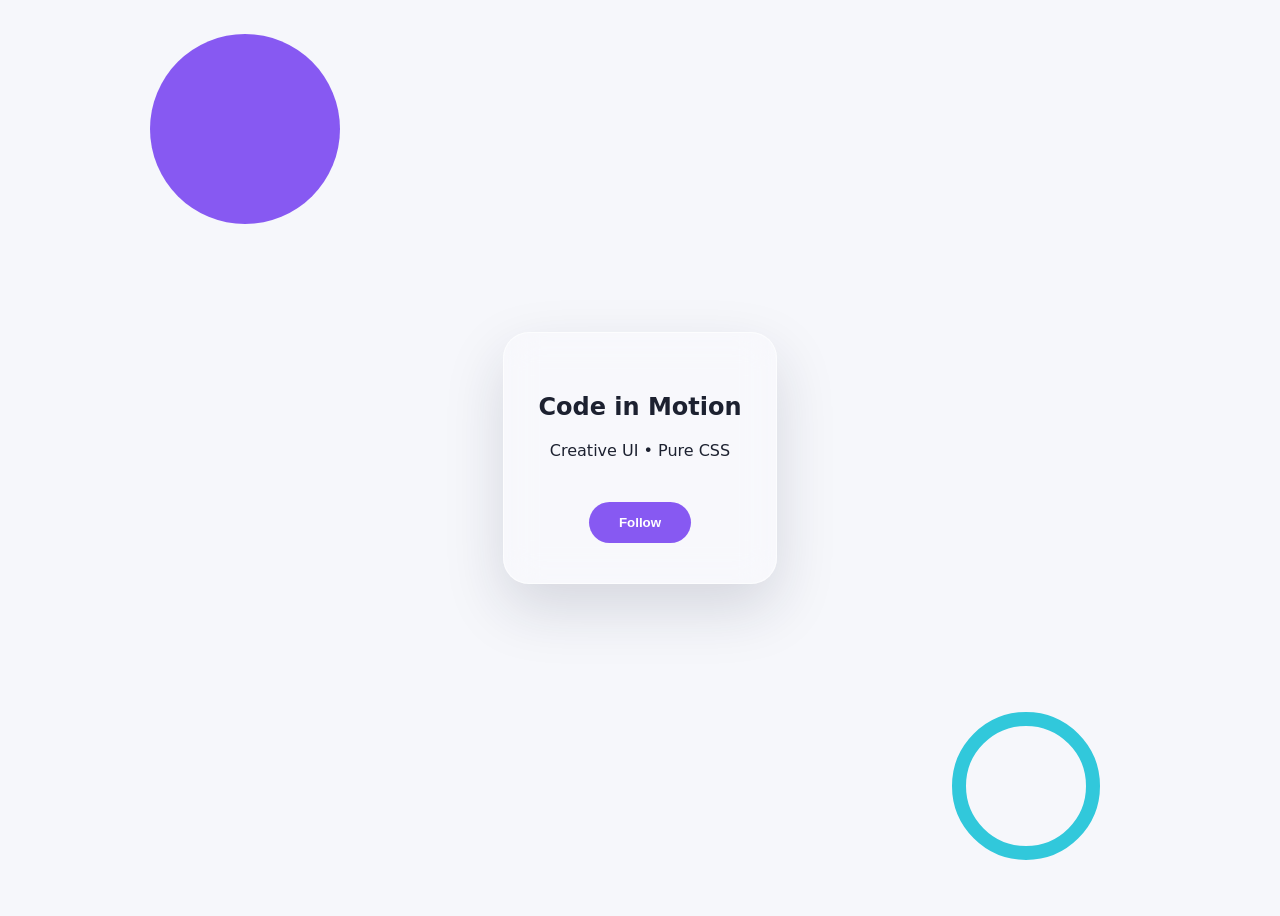
<file: EP01-glass-card/index.html>
<!doctype html>
<html lang="en">
  <head>
    <meta charset="utf-8" />
    <link rel="stylesheet"
      href="style.css" />
  </head>
  <body>
    <div class="card">
      <h2>Code in Motion</h2>
      <p>Creative UI • Pure CSS</p>
      <button>Follow</button>
    </div>
  </body>
</html>
</file>
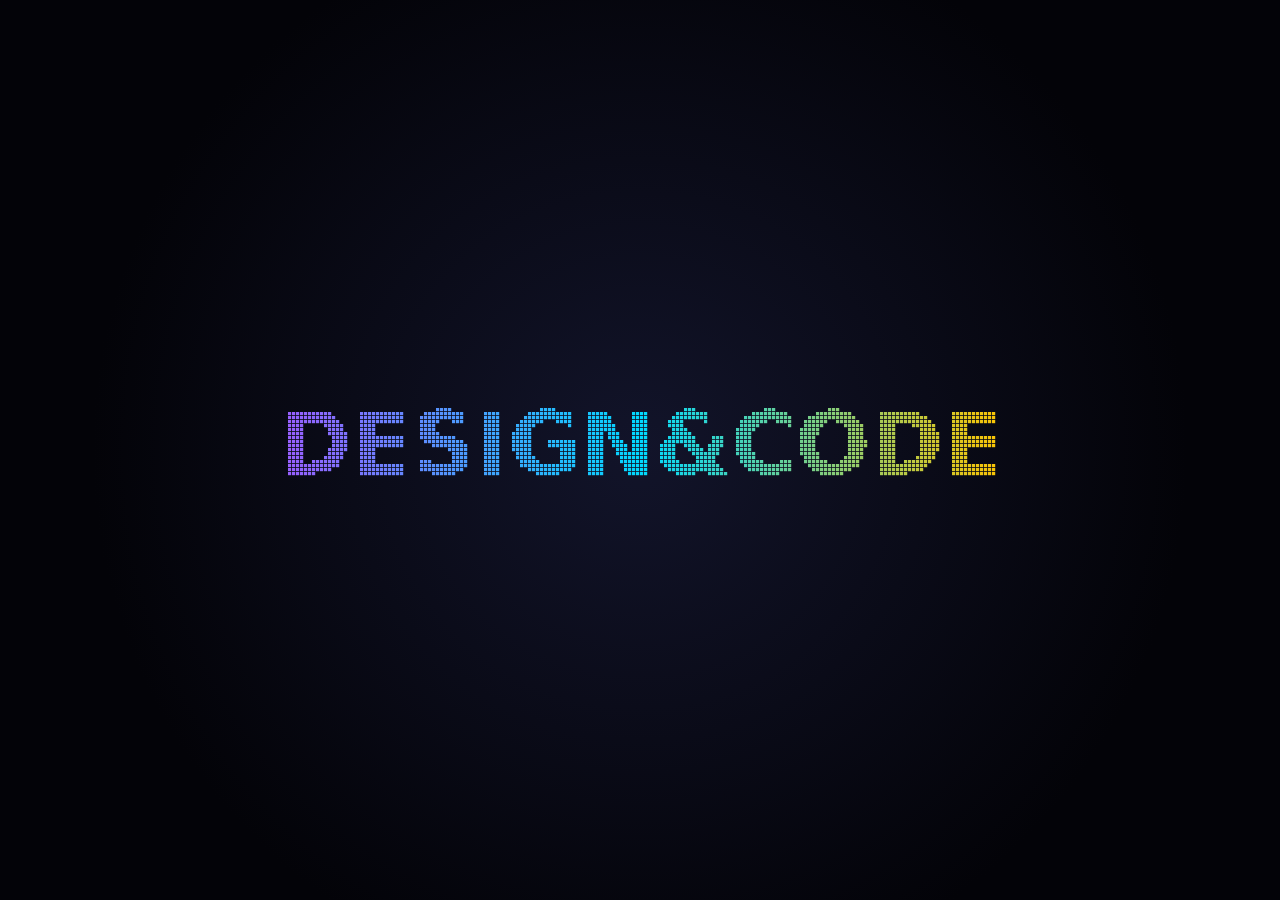
<file: EP08-particle-typography/index.html>
<!doctype html>
<html lang="en">
<head>
  <meta charset="utf-8" />
  <link rel="stylesheet"
    href="style.css" />
</head>
<body>
  <canvas aria-label="DESIGN&CODE">
  </canvas>
  <script src="main.js"></script>
</body>
</html>
</file>
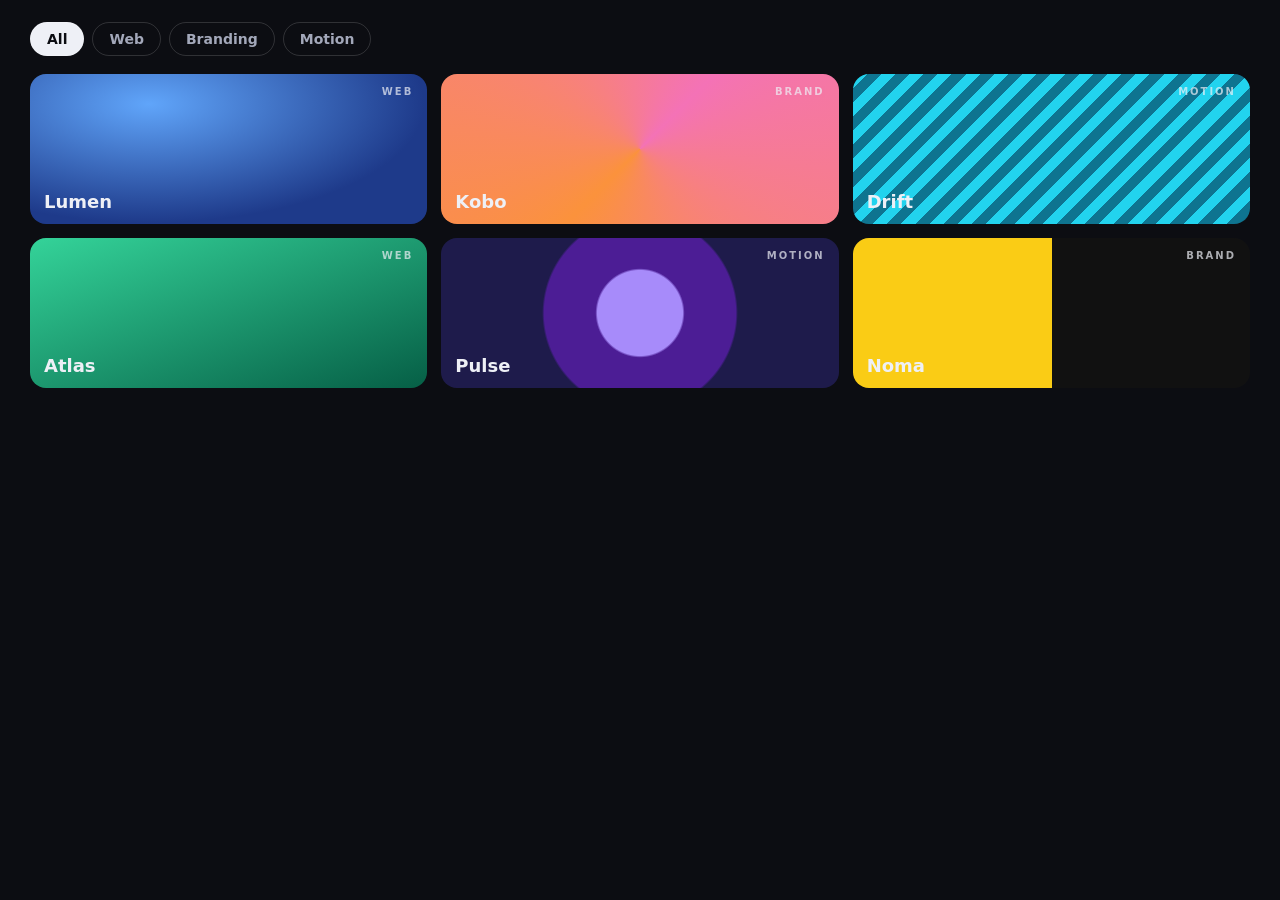
<file: EP13-flip-filter-gallery/index.html>
<!doctype html>
<html lang="en">
<head>
  <meta charset="utf-8" />
  <link rel="stylesheet"
    href="style.css" />
</head>
<body>
  <nav class="filters">
    <button value="all"
      aria-pressed="true">
      All</button>
    <button value="web">Web</button>
    <button value="brand">
      Branding</button>
    <button value="motion">
      Motion</button>
  </nav>
  <ul class="grid">
    <li class="web">Lumen</li>
    <li class="brand">Kobo</li>
    <li class="motion">Drift</li>
    <li class="web">Atlas</li>
    <li class="motion">Pulse</li>
    <li class="brand">Noma</li>
  </ul>
  <script src="main.js"></script>
</body>
</html>
</file>
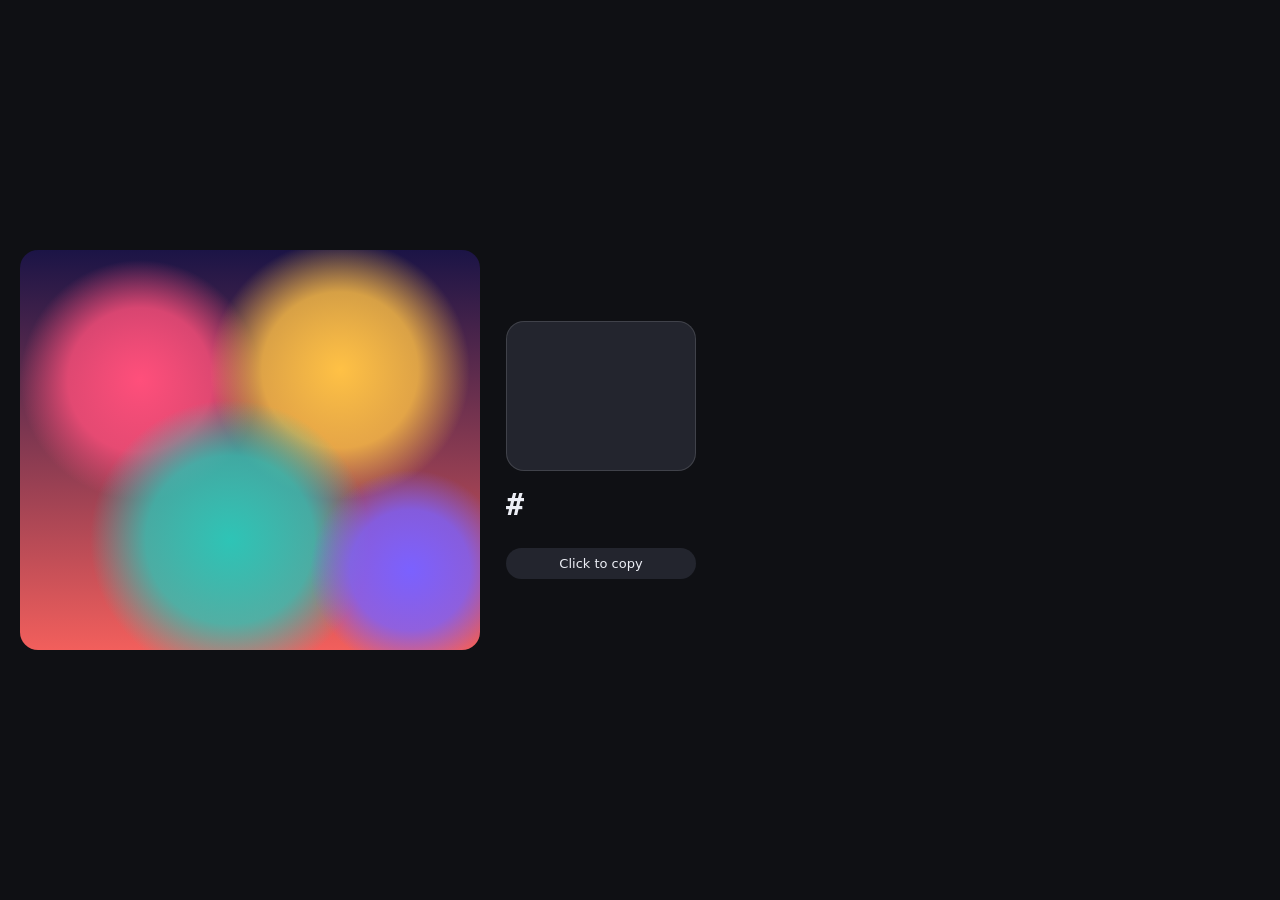
<file: EP21-color-eyedropper/index.html>
<!doctype html>
<html lang="en">
<head>
  <meta charset="utf-8" />
  <link rel="stylesheet"
    href="style.css" />
</head>
<body>
  <canvas width="460" height="400"
    aria-label="Artwork"></canvas>
  <div class="loupe"></div>
  <aside class="panel">
    <div class="swatch"></div>
    <output class="hex">#</output>
    <output class="rgb"></output>
    <p class="hint">Click to copy</p>
  </aside>
  <script src="main.js"></script>
</body>
</html>
</file>
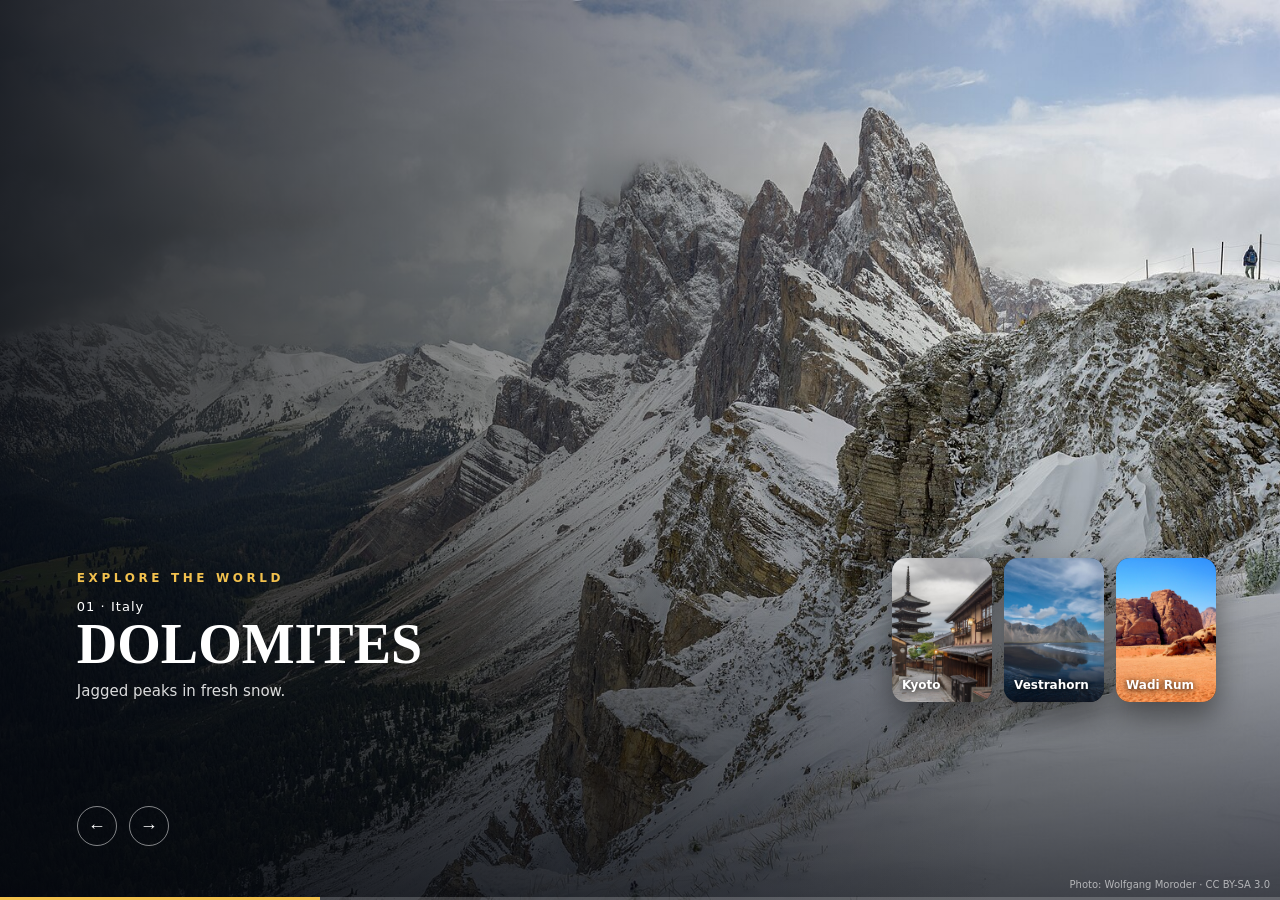
<file: EP39-cinematic-expanding-cards/index.html>
<!doctype html>
<html lang="en">
<head>
  <meta charset="utf-8" />
  <meta name="viewport"
    content="width=device-width" />
  <title>Explore the World</title>
  <link rel="stylesheet"
    href="style.css" />
</head>
<body>
  <main class="hero">
    <img class="bg" alt="" />
    <div class="shade"></div>
    <section class="info">
      <p class="place"></p>
      <h1 class="name"></h1>
      <p class="text"></p>
    </section>
    <ul class="cards"></ul>
  </main>
  <button class="prev">←</button>
  <button class="next">→</button>
  <div class="bar"><i></i></div>
  <p class="credit">Photos: Wikimedia
    Commons (see README).</p>
  <script src="main.js"></script>
</body>
</html>
</file>
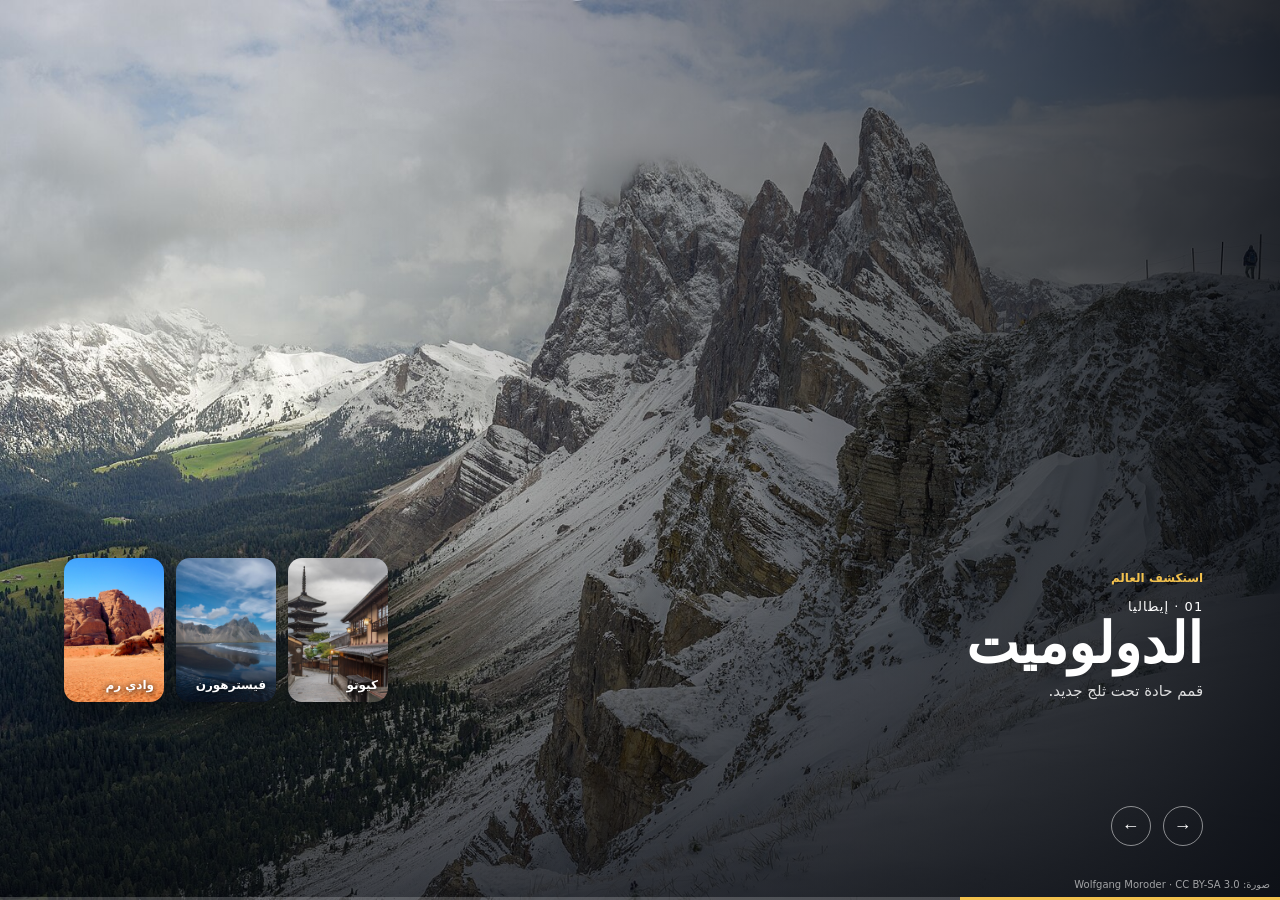
<file: EP39-cinematic-expanding-cards/ar.html>
<!doctype html>
<html lang="ar" dir="rtl">
<head>
  <meta charset="utf-8" />
  <meta name="viewport"
    content="width=device-width" />
  <title>استكشف العالم</title>
  <link rel="stylesheet"
    href="style.css" />
</head>
<body>
  <main class="hero">
    <img class="bg" alt="" />
    <div class="shade"></div>
    <section class="info">
      <p class="place"></p>
      <h1 class="name"></h1>
      <p class="text"></p>
    </section>
    <ul class="cards"></ul>
  </main>
  <button class="prev">←</button>
  <button class="next">→</button>
  <div class="bar"><i></i></div>
  <p class="credit">الصور: ويكيميديا كومنز
    (التفاصيل في README).</p>
  <script src="main.js"></script>
</body>
</html>
</file>
<file: EP01-glass-card/style.css>
body {
  min-height: 100vh;
  display: grid;
  place-items: center;
  background: #f6f7fb;
  font-family: system-ui;
}

body::before,
body::after {
  content: "";
  position: fixed;
  z-index: -1;
  border-radius: 50%;
}

body::before {
  width: 190px;
  height: 190px;
  top: 34px;
  left: 150px;
  background: #8759f2;
}

body::after {
  width: 120px;
  height: 120px;
  right: 180px;
  bottom: 40px;
  border: 14px solid #31c8db;
  animation: drift 4s infinite
    alternate;
}

@keyframes drift {
  to { translate: -130px; }
}

.card {
  padding: 40px 34px;
  border-radius: 26px;
  text-align: center;
  background: #ffffff38;
  border: 1px solid #ffffff99;
  box-shadow: 0 24px 60px #1b1f3b26;
  backdrop-filter:
    blur(18px) saturate(1.3);
  color: #1d2130;
}

.card button {
  margin-top: 26px;
  padding: 13px 30px;
  border: 0;
  border-radius: 999px;
  background: #8759f2;
  color: #ffffff;
  font-weight: 700;
}
</file>
<file: EP08-particle-typography/style.css>
body {
  margin: 0;
  overflow: hidden;
  background: radial-gradient(
    circle at 50% 50%,
    #12142a, #030308 70%);
}

canvas {
  display: block;
  width: 100vw;
  height: 100vh;
}
</file>
<file: EP13-flip-filter-gallery/style.css>
body {
  margin: 0;
  padding: 22px 30px;
  background: #0c0d12;
  color: #eef0f6;
  font-family: system-ui;
}

.filters {
  display: flex;
  gap: 8px;
  margin-bottom: 18px;
}
.filters button {
  padding: 8px 16px;
  border: 1px solid #ffffff26;
  border-radius: 99px;
  background: none;
  color: #a3a8ba;
  font: 600 14px system-ui;
}
.filters [aria-pressed="true"] {
  background: #eef0f6;
  color: #0c0d12;
}
.filters button:focus-visible {
  outline: 2px solid #facc15;
  outline-offset: 2px;
}

.grid {
  display: grid;
  grid-template-columns:
    repeat(3, 1fr);
  gap: 14px;
  margin: 0;
  padding: 0;
  list-style: none;
}
.grid li {
  position: relative;
  height: 150px;
  padding: 12px 14px;
  box-sizing: border-box;
  display: flex;
  align-items: end;
  border-radius: 16px;
  overflow: hidden;
  font-weight: 700;
  font-size: 18px;
}
.grid li[hidden] {
  display: none;
}
.grid li::after {
  content: attr(class);
  position: absolute;
  top: 12px;
  right: 14px;
  font: 600 10px system-ui;
  letter-spacing: 2px;
  text-transform: uppercase;
  opacity: 0.7;
}

/* Original project thumbnails */
li:nth-child(1) { background:
  radial-gradient(at 30% 20%,
    #60a5fa, #1e3a8a 70%); }
li:nth-child(2) { background:
  conic-gradient(from 45deg,
    #f472b6, #fb923c, #f472b6); }
li:nth-child(3) { background:
  repeating-linear-gradient(135deg,
    #22d3ee 0 10px,
    #0e7490 0 20px); }
li:nth-child(4) { background:
  linear-gradient(160deg,
    #34d399, #065f46); }
li:nth-child(5) { background:
  radial-gradient(circle,
    #a78bfa 0 20%, #4c1d95 21% 45%,
    #1e1b4b 46%); }
li:nth-child(6) { background:
  linear-gradient(90deg,
    #facc15 50%, #111 50%); }
</file>
<file: EP21-color-eyedropper/style.css>
body {
  margin: 0;
  height: 100vh;
  display: flex;
  align-items: center;
  gap: 26px;
  padding: 0 20px;
  box-sizing: border-box;
  background: #0f1014;
  color: #eceef5;
  font-family: system-ui;
}
canvas {
  width: 460px;
  height: 400px;
  border-radius: 18px;
  cursor: crosshair;
}
.loupe {
  position: fixed;
  top: -27px;
  left: -27px;
  width: 46px;
  height: 46px;
  border: 4px solid #fff;
  border-radius: 50%;
  box-shadow: 0 6px 20px #000a;
  pointer-events: none;
  opacity: 0;
}
.panel {
  display: grid;
  gap: 8px;
  width: 190px;
}
.swatch {
  height: 150px;
  border-radius: 18px;
  background: #23252e;
  box-shadow: inset 0 0 0 1px #fff2;
}
.hex {
  margin-top: 8px;
  font: 700 30px ui-monospace,
    monospace;
}
.rgb {
  font: 14px ui-monospace, monospace;
  color: #9aa0b8;
}
.hint {
  margin: 10px 0 0;
  padding: 8px 12px;
  border-radius: 99px;
  background: #23252e;
  font-size: 13px;
  text-align: center;
  transition: background 0.3s;
}
.hint.done {
  background: #1f7a4d;
}
</file>
<file: EP39-cinematic-expanding-cards/style.css>
/* Design&Code · Cinematic cards */
:root {
  --ink: #05080e;
  --gold: #f2c14e;
  /* the hero's dark side */
  --shade:
    linear-gradient(var(--side),
      rgb(5 8 14 / 0.85),
      rgb(5 8 14 / 0.35) 48%,
      transparent 78%),
    linear-gradient(0deg,
      rgb(5 8 14 / 0.7),
      transparent 45%);
  --side: 90deg;
  --ease: cubic-bezier(.7, 0, .2, 1);
  color-scheme: dark;
}
/* RTL: text right, arrows flip */
[dir="rtl"] { --side: 270deg; }
[dir="rtl"] .prev,
[dir="rtl"] .next {
  scale: -1 1;
}
* { box-sizing: border-box; }
body {
  margin: 0;
  background: var(--ink);
  color: #fff;
  font: 15px/1.5 system-ui,
    "Segoe UI", sans-serif;
}
.hero {
  /* swipes stay ours, not scrolls */
  touch-action: pan-y;
  /* shown if a photo fails */
  background: linear-gradient(135deg,
    #2b3648, var(--ink));
}
.shade { background: var(--shade); }
.bg,
.card img,
.flyer img {
  display: block;
  width: 100%;
  height: 100%;
  object-fit: cover;
}
.info { width: min(40%, 340px); }
.info::before {
  content: "Explore the World";
  color: var(--gold);
  font-size: 12px;
  font-weight: 700;
  letter-spacing: 0.3em;
  text-transform: uppercase;
}
[dir="rtl"] .info::before {
  content: "استكشف العالم";
  letter-spacing: 0;
}
.place {
  margin: 8px 0 0;
  font-size: 13px;
  letter-spacing: 0.08em;
}
.name {
  margin: 2px 0 8px;
  font: 700 clamp(30px, 5.4vw, 56px)
    / 0.95 Georgia, serif;
  text-transform: uppercase;
}
.text {
  max-width: 30ch;
  margin: 0;
  opacity: 0.85;
}
.cards {
  gap: 12px;
  margin: 0;
  padding: 0;
  list-style: none;
}
.card {
  display: block;
  position: relative;
  padding: 0;
  border: 0;
  background: linear-gradient(135deg,
    #2b3648, var(--ink));
  color: #fff;
  font: inherit;
  cursor: pointer;
  box-shadow: 0 14px 30px
    rgb(0 0 0 / 0.45);
}
.card span {
  position: absolute;
  inset: auto 10px 8px;
  font-size: 12px;
  font-weight: 700;
  text-align: start;
  text-shadow: 0 1px 6px #000;
}
.prev,
.next {
  position: fixed;
  z-index: 4;
  inset-block-end: 6%;
  width: 40px;
  height: 40px;
  border: 1px solid
    rgb(255 255 255 / 0.5);
  border-radius: 50%;
  background: transparent;
  color: #fff;
  font-size: 18px;
  cursor: pointer;
}
.prev { inset-inline-start: 6%; }
.next {
  inset-inline-start:
    calc(6% + 52px);
}
:focus-visible {
  outline: 3px solid var(--gold);
  outline-offset: 3px;
}
/* progress: a quarter per trip */
.bar {
  position: fixed;
  inset: auto 0 0;
  z-index: 5;
  height: 3px;
  background:
    rgb(255 255 255 / 0.2);
}
.bar i {
  display: block;
  height: 100%;
  width: calc(
    (var(--step, 0) + 1) * 25%);
  background: var(--gold);
  transition: width 0.8s
    var(--ease);
}
.credit {
  position: fixed;
  inset: auto 10px 8px auto;
  z-index: 9;
  margin: 0;
  font-size: 10px;
  opacity: 0.6;
}
.bg, .shade {
  position: absolute;
  inset: 0;
}
.flyer {
  border-radius: 14px;
  overflow: hidden;
}

/* 2. Layers, back to front */
.hero {
  position: relative;
  height: 100dvh;
  overflow: hidden;
}
.flyer {
  position: fixed;
  z-index: 2;
}
.info {
  position: absolute;
  z-index: 3;
  inset-inline-start: 6%;
  inset-block-end: 22%;
}
.cards {
  position: absolute;
  z-index: 4;
  inset-inline-end: 5%;
  inset-block-end: 22%;
  display: flex;
}
.card {
  width: 100px;
  height: 144px;
  border-radius: 14px;
  overflow: hidden;
}
/* the flyer darkens as it lands,
   to end exactly like the hero */
.flyer::after {
  content: "";
  position: absolute;
  inset: 0;
  background: var(--shade);
  animation: dusk 1s var(--ease)
    both;
}
@keyframes dusk {
  from { opacity: 0; }
}

/* Phones: text up, cards below */
@media (max-width: 600px) {
  .info {
    inset: 11% 7% auto;
    width: auto;
  }
  .cards {
    inset-inline: 7% auto;
    inset-block-end: 19%;
  }
  .card {
    width: min(92px, 26vw);
    height: auto;
    aspect-ratio: 92 / 130;
  }
  .prev { inset-inline-start: 7%; }
  .next {
    inset-inline-start:
      calc(7% + 52px);
  }
  :root {
    --shade:
      linear-gradient(180deg,
        rgb(5 8 14 / 0.8),
        rgb(5 8 14 / 0.15) 55%,
        rgb(5 8 14 / 0.6));
  }
}
@media
  (prefers-reduced-motion: reduce) {
  .bar i { transition: none; }
  .flyer::after {
    animation-duration: 0s;
  }
}
</file>
